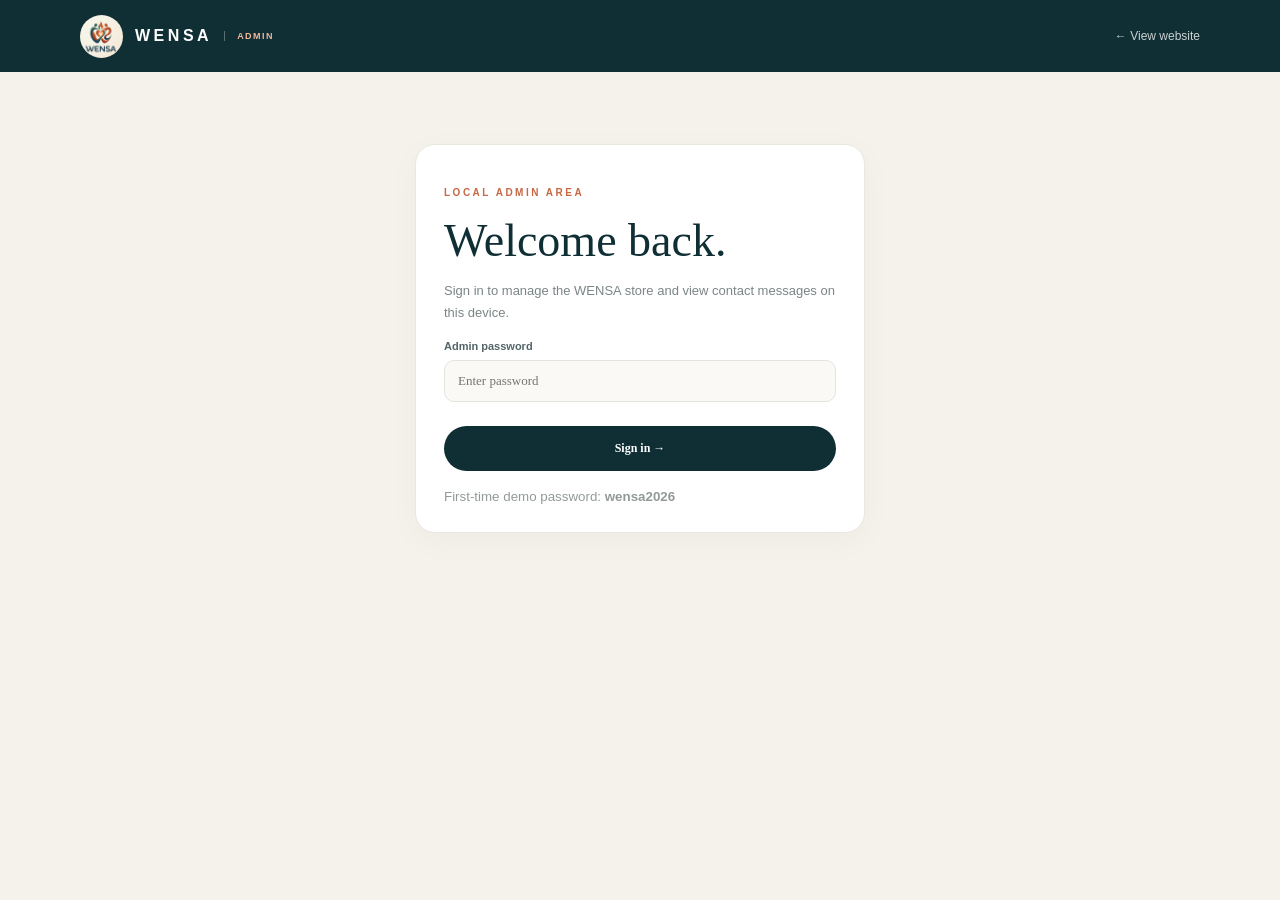
<file: admin.html>
<!doctype html>
<html lang="en"><head><meta charset="UTF-8"><meta name="viewport" content="width=device-width,initial-scale=1"><meta name="theme-color" content="#102f35"><title>WENSA Admin</title><link rel="stylesheet" href="style.css"><link rel="stylesheet" href="admin.css"><script src="products-seed.js"></script><script src="admin.js" defer></script></head>
<body class="admin-body">
<header class="admin-header"><a class="brand" href="index.html"><img src="assets/wensa-logo.jpeg" alt="">WENSA <span class="admin-label">ADMIN</span></a><a class="back-link" href="index.html">← View website</a></header>
<main class="admin-main">
  <section id="login-panel" class="login-card">
    <p class="eyebrow">LOCAL ADMIN AREA</p><h1>Welcome back.</h1><p class="muted">Sign in to manage the WENSA store and view contact messages on this device.</p>
    <form id="login-form"><label>Admin password<input id="admin-password" type="password" required placeholder="Enter password"></label><button class="button dark" type="submit">Sign in →</button><p id="login-error" class="error"></p></form>
    <small class="hint">First-time demo password: <b>wensa2026</b></small>
  </section>
  <section id="dashboard" hidden>
    <div class="dash-top"><div><p class="eyebrow">WENSA MANAGEMENT</p><h1>Dashboard</h1><p class="muted">Your changes are saved locally in this browser.</p></div><button id="logout" class="button outline-dark">Log out</button></div>
    <div class="stats"><article><small>PRODUCTS</small><strong id="product-count">0</strong></article><article><small>MESSAGES</small><strong id="message-count">0</strong></article><article><small>STORAGE</small><strong>LOCAL</strong></article></div>
    <div class="admin-grid">
      <section class="panel"><div class="panel-heading"><div><p class="eyebrow">STORE</p><h2 id="editor-title">Add a product</h2></div></div>
        <form id="product-form">
          <input type="hidden" id="product-id">
          <label>Product name<input id="product-name" required placeholder="e.g. WENSA Hope T-shirt"></label>
          <label>Category / small label<input id="product-type" placeholder="e.g. WENSA COLLECTION"></label>
          <label>Price<input id="product-price" placeholder="e.g. 120 MAD"></label>
          <label>Product image URL (optional)<input id="product-image" placeholder="https://..."></label>
          <label>Or upload product image<input id="product-upload" type="file" accept="image/*"></label>
          <div id="image-preview-wrap" hidden><img id="image-preview" alt="Product image preview"><button type="button" id="remove-image" class="text-button danger">Remove image</button></div>
          <label>Small description (shown under the product name)<textarea id="product-description" rows="3" maxlength="140" placeholder="e.g. Un design marocain authentique, élégant et fait main."></textarea></label>
          <label class="check-label"><input id="product-active" type="checkbox" checked> Show this product on the website</label>
          <label class="check-label"><input id="product-custom" type="checkbox"> Personalized product (customer writes what to print / write on it)</label>
          <div class="form-actions"><button class="button dark" type="submit" id="save-product">Save product</button><button class="button outline-dark" type="button" id="cancel-edit">Clear</button></div>
        </form>
      </section>
      <section class="panel"><div class="panel-heading"><div><p class="eyebrow">YOUR CATALOGUE</p><h2>Products</h2></div></div><div id="product-list" class="admin-list"></div></section>
    </div>
    <div class="admin-grid secondary-grid">
      <section class="panel"><div class="panel-heading"><div><p class="eyebrow">EVENTS</p><h2>Manage events</h2></div></div>
        <form id="event-form">
          <input type="hidden" id="event-id">
          <label>Event title<input id="event-title" required placeholder="e.g. Solidarity Walk"></label>
          <label>City / location<input id="event-city" required placeholder="e.g. Rabat"></label>
          <label>Date<input id="event-date" required placeholder="Saturday · 10:00 AM"></label>
          <label>Image URL (optional)<input id="event-image" placeholder="https://..."></label>
          <label>Or upload event image<input id="event-upload" type="file" accept="image/*"></label>
          <div id="event-image-preview-wrap" hidden><img id="event-image-preview" alt="Event image preview"><button type="button" id="remove-event-image" class="text-button danger">Remove image</button></div>
          <label>Short description<textarea id="event-description" rows="3" placeholder="Describe the event..."></textarea></label>
          <label class="check-label"><input id="event-active" type="checkbox" checked> Publish this event</label>
          <div class="form-actions"><button class="button dark" type="submit" id="save-event">Save event</button><button class="button outline-dark" type="button" id="clear-event">Clear</button></div>
        </form>
      </section>
      <section class="panel"><div class="panel-heading"><div><p class="eyebrow">LIVE EVENTS</p><h2>Event list</h2></div></div><div id="event-list" class="admin-list"></div></section>
    </div>
    <section class="panel config-panel"><div class="panel-heading"><div><p class="eyebrow">CHAT BOT</p><h2>Assistant settings</h2></div></div>
      <form id="chat-settings-form">
        <label class="check-label"><input id="chat-enabled" type="checkbox" checked> Enable chatbot on the website</label>
        <label>Bot name<input id="chat-name" value="WENSA Assistant"></label>
        <label>Welcome message<textarea id="chat-welcome" rows="3">Hello! Ask me about WENSA, products, donations or contacting the team.</textarea></label>
        <div class="form-actions"><button class="button dark" type="submit">Save settings</button></div>
      </form>
    </section>
    <section class="panel orders-panel"><div class="panel-heading"><div><p class="eyebrow">ORDERS</p><h2>Customer orders</h2></div><button id="refresh-orders" class="text-button">Refresh</button></div><div class="orders-pw"><input id="orders-password" type="password" placeholder="Server ADMIN_PASSWORD (from .env)"><button id="load-orders" class="button dark" type="button">Load orders</button></div><p id="orders-error" class="error"></p><div id="order-list" class="message-list"></div></section>
    <section class="panel messages-panel"><div class="panel-heading"><div><p class="eyebrow">INBOX</p><h2>Contact messages</h2></div><button id="clear-messages" class="text-button">Clear all</button></div><div id="message-list" class="message-list"></div></section>
    <section class="local-warning"><b>Local demo database</b><p>Products, events, visits and messages are stored in this browser's localStorage. They are not shared across devices, and clearing browser data can erase them. This demo password is not secure authentication. Do not use this setup for real customer data or public admin access.</p><button id="export-data" class="button outline-dark">Export backup (JSON) ↓</button><button id="reset-data" class="text-button danger">Reset demo data</button></section>
  </section>
</main>
</body></html>
</file>
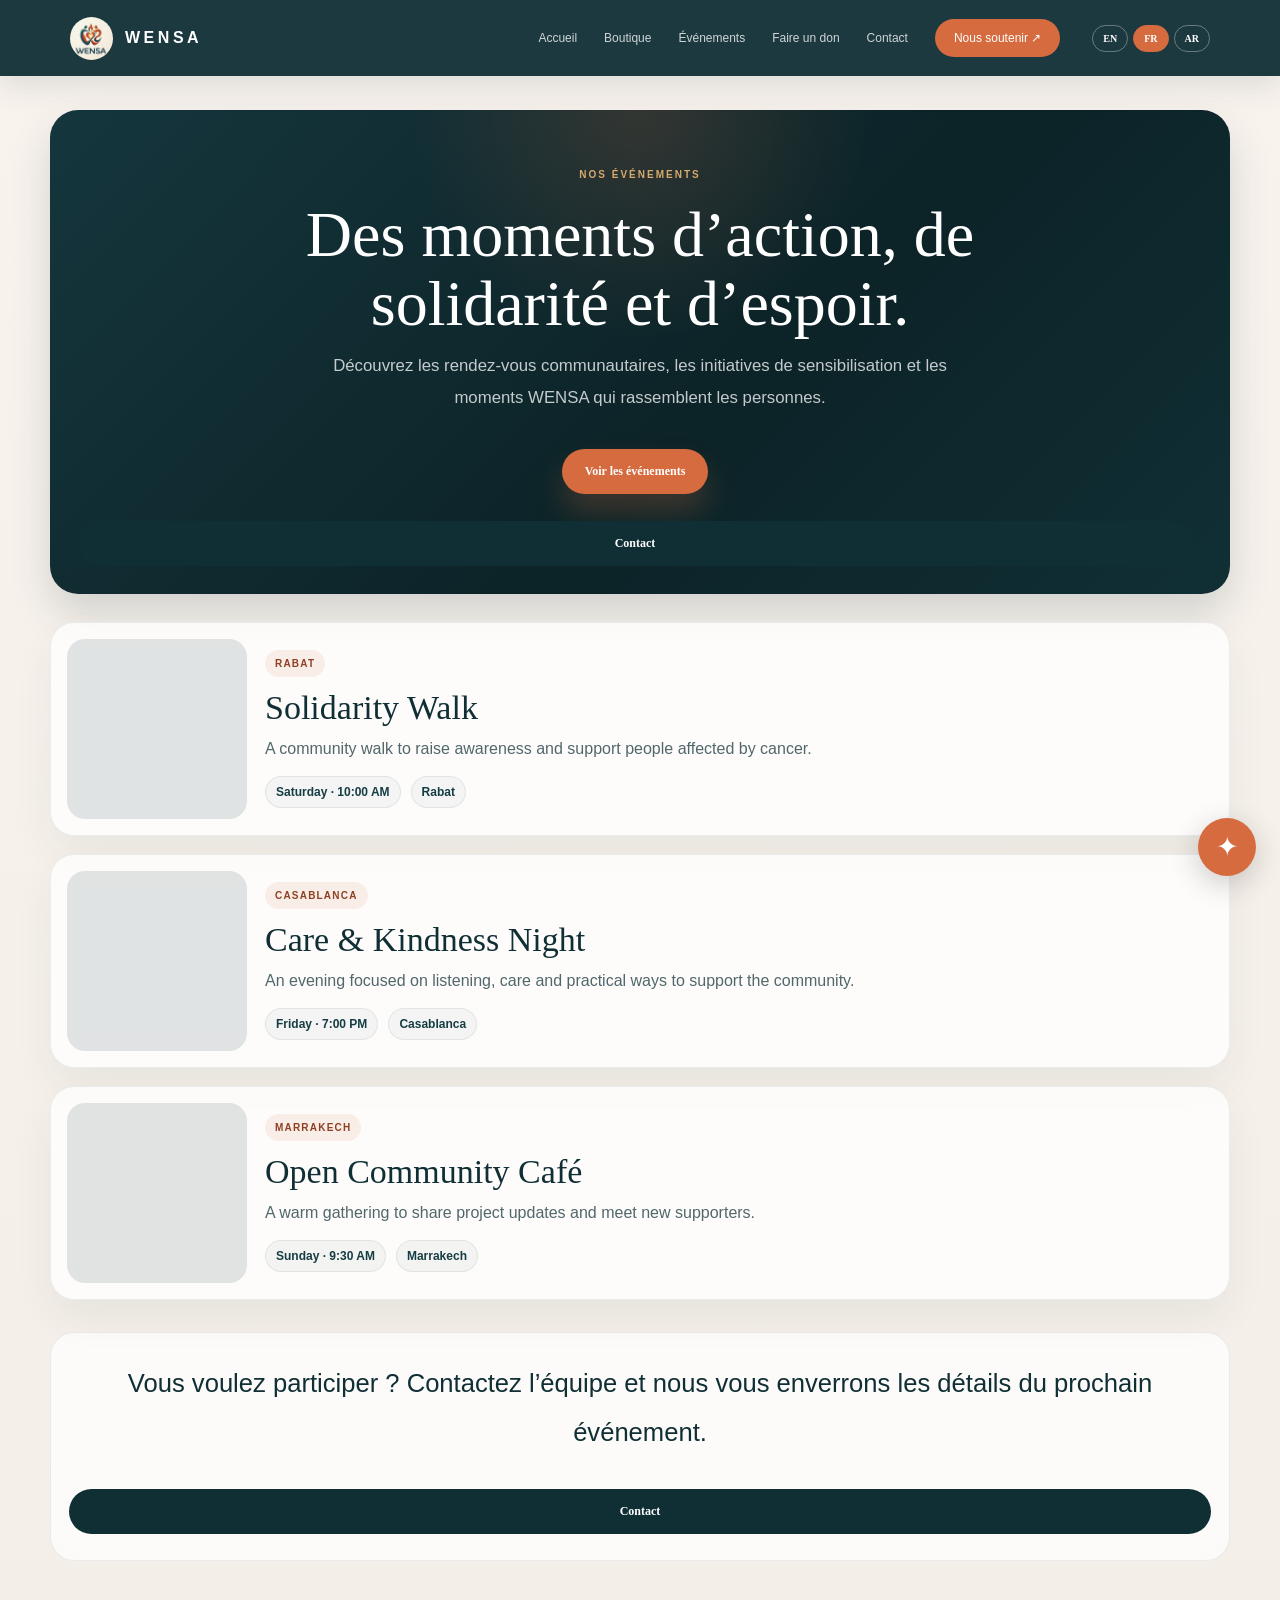
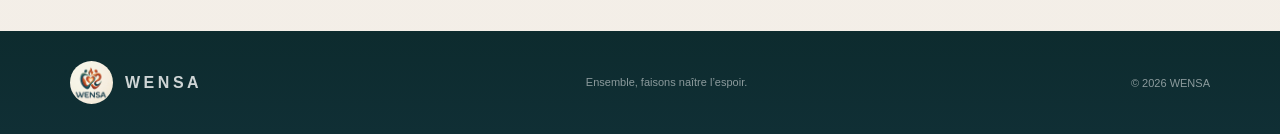
<file: events.html>
<!doctype html><html lang="en"><head><meta charset="UTF-8"><meta name="viewport" content="width=device-width,initial-scale=1"><meta name="theme-color" content="#102f35"><title>WENSA — Events</title><link rel="stylesheet" href="style.css"><link rel="stylesheet" href="extras.css"><link rel="stylesheet" href="home-enhancements.css"><script src="products-seed.js"></script><script src="script.js" defer></script><script src="language-chat.js" defer></script></head><body class="events-page">
<header><a class="brand" href="index.html"><img src="assets/wensa-logo.jpeg" alt="WENSA logo">WENSA</a><button class="toggle" aria-label="Toggle navigation">☰</button><nav><a href="index.html" data-i="navHome">Home</a><a href="store.html" data-i="navStore">Store</a><a href="events.html" data-i="navEvents">Events</a><a href="index.html#donation" data-i="navDonation">Donation</a><a href="index.html#contact" data-i="navContact">Contact</a><a class="pill" href="index.html#donation" data-i="support">Support us ↗</a><div class="lang-switch"><button data-lang="en">EN</button><button data-lang="fr">FR</button><button data-lang="ar">AR</button></div></nav></header>
<main class="events-main">
  <section class="events-hero">
    <small class="eyebrow" data-i="eventEyebrow">OUR EVENTS</small>
    <h1 data-i="eventTitle">Join the movement. Be part of the next act of hope.</h1>
    <p data-i="eventIntro">Simple moments, strong impact, and a community that shows up together.</p>
    <div class="hero-actions">
      <a class="button orange" href="#events-grid" data-i="eventButton">See upcoming events</a>
      <a class="button dark" href="index.html#contact" data-i="navContact">Contact us</a>
    </div>
  </section>

  <section class="events-grid" id="events-grid"></section>

  <section class="event-cta">
    <p data-i="eventCallToAction">Want to join the next event? Let’s make space for you.</p>
    <a class="button dark" href="index.html#contact" data-i="navContact">Contact</a>
  </section>
</main>
<footer><div class="container foot"><a class="brand" href="index.html"><img src="assets/wensa-logo.jpeg" alt="">WENSA</a><p data-i="footerTag">Together, we bring hope.</p><small>© <span id="year"></span> WENSA</small></div></footer>
<div class="chat-launcher" id="chat-launcher"><button aria-label="Open WENSA assistant">✦</button></div><div class="chat-window" id="chat-window" hidden><div class="chat-head"><div><b>WENSA Assistant</b><small data-i="chatSub">Here to help</small></div><button id="chat-close">×</button></div><div class="chat-body" id="chat-body"><div class="bot-msg" data-i="chatWelcome">Hello! Ask me about WENSA, products, donations or contacting the team.</div></div><div class="chat-quick" id="chat-quick"></div><form id="chat-form"><input id="chat-input" placeholder="Type your question..." data-ip="chatPlaceholder"><button>➤</button></form></div></body></html>
</file>
<file: style.css>
*{box-sizing:border-box}html{scroll-behavior:smooth;scroll-padding-top:80px}body{margin:0;background:#faf7f0;color:#102f35;font-family:"DM Sans",sans-serif}a{color:inherit;text-decoration:none}.container{width:min(1140px,calc(100% - 44px));margin:auto}header{height:76px;position:fixed;z-index:10;inset:0 0 auto;background:#102f35f2;color:white;display:flex;align-items:center;justify-content:space-between;padding:0 max(22px,calc((100vw - 1140px)/2));backdrop-filter:blur(14px)}.brand{display:flex;align-items:center;gap:12px;letter-spacing:.22em;font-weight:700}.brand img{width:43px;height:43px;border-radius:50%;object-fit:cover;background:white}nav{display:flex;align-items:center;gap:27px}nav a{font-size:12px;color:#ffffffc9}nav a:hover{color:white}.pill{background:#d56b3f;padding:12px 19px;border-radius:30px;color:white}.toggle{display:none}.hero{min-height:100vh;position:relative;display:flex;align-items:center;padding:125px 24px 85px;background:#102f35;color:white;overflow:hidden}.hero video,.shade{position:absolute;inset:0;width:100%;height:100%;object-fit:cover}.hero video{opacity:.25}.shade{background:linear-gradient(90deg,#102f35 0%,#102f35dc 50%,#102f3540),linear-gradient(0deg,#102f35a8,transparent)}.hero-inner{position:relative;width:min(1140px,100%);margin:auto;display:grid;grid-template-columns:1.1fr .9fr;align-items:center;gap:65px}.eyebrow{font-size:10px;font-weight:700;letter-spacing:.25em;color:#c76743}.hero .eyebrow,.donation .eyebrow{color:#efb99c}h1,h2,h3{font-family:"Playfair Display",Georgia,serif;font-weight:400}h1{font-size:clamp(55px,7vw,84px);line-height:1.04;margin:24px 0}h1 em,.donation h2 em{color:#efb99c}p{line-height:1.9}.hero-inner p{max-width:520px;color:#ffffffbd;font-size:15px}.button{display:inline-block;border:0;border-radius:40px;padding:15px 23px;margin:15px 10px 0 0;font:600 12px "DM Sans";cursor:pointer;transition:.25s}.button:hover{transform:translateY(-3px)}.orange{background:#d56b3f;color:white}.outline{border:1px solid #ffffff70;color:white}.hero-logo{width:min(350px,100%);justify-self:center;border-radius:25px;padding:16px;background:#ffffff19;border:1px solid #ffffff50;box-shadow:0 20px 70px #0003}.scroll{position:absolute;bottom:25px;left:50%;transform:translateX(-50%);font-size:9px;letter-spacing:.2em;color:#ffffff9c}.section{padding:110px 0}.two{display:grid;grid-template-columns:1fr 1fr;align-items:center;gap:75px}.feature{width:100%;height:460px;object-fit:cover;border-radius:25px}.section h2,.statement h2,.donation h2{font-size:clamp(43px,5.5vw,66px);line-height:1.08;margin:22px 0;color:#102f35}.section h2 em,.statement h2 em{color:#c76743}.section p{font-size:14px;color:#667477}.mission{display:grid;grid-template-columns:1fr 1fr;gap:25px;border-top:1px solid #102f3520;padding-top:22px;margin-top:28px}.mission b{font-size:13px}.mission p{font-size:12px}.statement{padding:90px 22px;text-align:center;background:#f0e9dc}.statement h2{margin:22px auto}.statement>p{max-width:640px;margin:auto;color:#657174;font-size:14px}.heading{display:flex;justify-content:space-between;align-items:end;gap:30px}.heading>p{max-width:330px}.products{display:grid;grid-template-columns:repeat(3,1fr);gap:25px;margin-top:42px}.product{background:white;border-radius:20px;overflow:hidden;box-shadow:0 5px 25px #102f350b;transition:.3s}.product:hover{transform:translateY(-6px)}.product>img{width:100%;height:290px;object-fit:cover}.product>div{padding:22px}.product small{font-size:9px;letter-spacing:.18em;color:#c76743}.product h3{font-size:22px;margin:12px 0}.product h3 b{font:600 11px "DM Sans";white-space:nowrap}.product a{font-size:12px;font-weight:700}.note{font-size:10px!important;color:#8b9696!important}.donation{padding:100px 0;background:#102f35;color:white}.donation h2{color:white}.donation p{color:#ffffffb0;font-size:14px}.donate-card{border:1px solid #ffffff30;background:#ffffff0c;border-radius:24px;padding:35px}.donate-card>span{font-size:44px;color:#efb99c}.donate-card h3{font-size:31px}.donate-card small{color:#ffffffa0;line-height:1.8}.donate-card hr{border:0;border-top:1px solid #ffffff30;margin:22px 0}.form{padding:32px;background:white;border-radius:23px;box-shadow:0 10px 40px #102f350b}.form label{display:block;font-size:11px;font-weight:700;color:#526467;margin-bottom:18px}.form input,.form textarea{display:block;width:100%;margin-top:8px;padding:13px;border:1px solid #e5e4df;border-radius:10px;background:#faf9f6;font:13px "DM Sans";outline:none}.form input:focus,.form textarea:focus{border-color:#1d6264}.dark{width:100%;background:#102f35;color:white}.status{color:#1d6264}footer{background:#0b252a;color:white;padding:30px 0}.foot{display:flex;align-items:center;justify-content:space-between;gap:20px;flex-wrap:wrap}.foot p,.foot small{font-size:11px;color:#ffffff85}.reveal{opacity:0;transform:translateY(20px);transition:.7s}.reveal.visible{opacity:1;transform:none}@media(max-width:760px){header{padding:0 20px}.toggle{display:block;background:none;border:0;color:white;font-size:25px}nav{display:none;position:absolute;top:76px;left:0;right:0;padding:22px;background:#102f35;flex-direction:column;align-items:stretch}nav.open{display:flex}.hero-inner,.two{grid-template-columns:1fr;gap:35px}.hero{padding-top:115px}.hero-logo{width:230px}.section{padding:75px 0}.feature{height:330px}.heading{display:block}.products{grid-template-columns:1fr}.product>img{height:330px}.donation{padding:75px 0}.foot{flex-direction:column;text-align:center}.mission{gap:15px}}
</file>
<file: admin.css>
.admin-body{min-height:100vh;background:#f5f2eb}.admin-header{position:sticky;height:72px;padding:0 max(22px,calc((100vw - 1120px)/2));display:flex;justify-content:space-between;align-items:center;background:#102f35;color:#fff}.admin-label{font-size:9px;letter-spacing:.16em;color:#efb99c;border-left:1px solid #ffffff50;padding-left:12px}.back-link{font-size:12px;color:#ffffffc7}.admin-main{width:min(1120px,calc(100% - 40px));margin:55px auto 90px}.admin-main h1{font:46px "Playfair Display";margin:12px 0;color:#102f35}.admin-main h2{font:26px "Playfair Display";margin:8px 0}.muted{font-size:13px;color:#7b8586;line-height:1.7}.login-card,.panel{background:white;border:1px solid #eae7df;border-radius:20px;padding:28px;box-shadow:0 8px 35px #102f3508}.login-card{max-width:450px;margin:8vh auto}.admin-main label{display:block;margin:16px 0;color:#526467;font-size:11px;font-weight:700}.admin-main input:not([type=checkbox]),.admin-main textarea{display:block;width:100%;margin-top:8px;padding:12px 13px;border:1px solid #e4e4df;border-radius:10px;background:#faf9f6;font:13px "DM Sans";color:#102f35;outline:none}.admin-main input:focus,.admin-main textarea:focus{border-color:#1d6264}.admin-main .button{margin:8px 8px 0 0}.dark{background:#102f35;color:white}.outline-dark{border:1px solid #102f35;color:#102f35;background:transparent}.hint{display:block;color:#929a99;margin-top:18px}.error{color:#b34d35;font-size:12px}.dash-top{display:flex;justify-content:space-between;align-items:center;gap:20px;margin-bottom:28px}.stats{display:grid;grid-template-columns:repeat(3,1fr);gap:15px;margin-bottom:22px}.stats article{background:#102f35;color:white;border-radius:16px;padding:20px}.stats small{display:block;font-size:9px;letter-spacing:.2em;color:#efb99c}.stats strong{display:block;font:30px "Playfair Display";margin-top:8px}.admin-grid{display:grid;grid-template-columns:.85fr 1.15fr;gap:20px}.panel-heading{display:flex;justify-content:space-between;align-items:center;margin-bottom:18px}.admin-list,.message-list{display:grid;gap:10px}.admin-item,.message-item{border:1px solid #eceae4;border-radius:13px;padding:13px;display:flex;gap:12px;align-items:center}.admin-item img{width:62px;height:62px;object-fit:cover;border-radius:9px;background:#eee}.item-copy{flex:1;min-width:0}.item-copy b{display:block;font-size:12px}.item-copy small{font-size:10px;color:#87908f}.item-actions{display:flex;gap:7px;flex-wrap:wrap}.small-btn,.text-button{border:0;background:none;color:#1d6264;font:600 11px "DM Sans";cursor:pointer}.small-btn.delete,.danger{color:#b34d35}.check-label{display:flex!important;align-items:center;gap:9px}.check-label input{accent-color:#1d6264}.form-actions{display:flex;gap:8px;flex-wrap:wrap}.messages-panel{margin-top:20px}.message-item{display:block}.message-item strong{font-size:12px}.message-item time{float:right;color:#909997;font-size:10px}.message-item p{font-size:12px;color:#667477;white-space:pre-wrap;overflow-wrap:anywhere}.message-item a{font-size:11px;color:#1d6264}.empty{font-size:12px;color:#929a99;padding:15px 0}.local-warning{margin-top:20px;padding:22px;border-radius:15px;background:#f0e9dc;color:#536164;font-size:12px;line-height:1.7}.local-warning p{margin:6px 0 12px}.local-warning b{color:#102f35}.danger{margin-left:12px}.product-status{font-size:9px;color:#c76743}@media(max-width:760px){.admin-grid{grid-template-columns:1fr}.stats{grid-template-columns:1fr 1fr}.dash-top{align-items:flex-start}.admin-main{margin-top:30px}.admin-header{padding:0 16px}.admin-main h1{font-size:38px}}
#product-upload,#event-upload{padding:10px;background:#faf9f6;border:1px dashed #b8c4bf;cursor:pointer}
#image-preview-wrap,#event-image-preview-wrap{display:flex;align-items:center;gap:12px;margin:10px 0 18px}
#image-preview,#event-image-preview{width:100px;height:100px;object-fit:cover;border-radius:12px;border:1px solid #e5e4df}

 .secondary-grid{margin-top:20px}.config-panel{margin-top:20px}.orders-panel{margin-top:20px}.orders-pw{display:flex;gap:10px;align-items:flex-end;margin-bottom:12px}.orders-pw input{margin:0!important}.orders-pw .button{margin:0!important;white-space:nowrap}.order-item select{margin-top:8px;padding:8px 10px;border:1px solid #e4e4df;border-radius:8px;font:12px "DM Sans";background:#faf9f6}
</file>
<file: extras.css>
body{padding-top:0}.lang-switch{display:flex;gap:5px;margin-left:5px}.lang-switch button{border:1px solid #ffffff55;background:transparent;color:#fff;border-radius:20px;padding:7px 10px;font:600 10px "DM Sans";cursor:pointer}.lang-switch button.active{background:#d56b3f;border-color:#d56b3f}.store-main{padding-top:76px}.store-hero{background:linear-gradient(115deg,#102f35,#17494b);color:white;text-align:center;padding:105px 22px 95px}.store-hero h1{font-size:clamp(48px,7vw,76px);margin:20px auto}.store-hero h1 em{color:#efb99c}.store-hero p{max-width:590px;margin:0 auto;color:#ffffffb8;font-size:14px}.store-section{padding-top:75px}.store-heading{display:flex;justify-content:space-between;align-items:end;gap:30px}.store-heading h2{font-size:clamp(35px,4vw,52px);margin:14px 0}.store-heading>p{max-width:360px;color:#687779;font-size:13px}.store-section .products{margin-top:35px}.store-section .product-description{font-size:12px;color:#758183;line-height:1.7}.chat-launcher{position:fixed;z-index:30;right:24px;bottom:24px}.chat-launcher button{width:58px;height:58px;border:0;border-radius:50%;background:#d56b3f;color:white;font-size:27px;box-shadow:0 8px 30px #0003;cursor:pointer}.chat-window{position:fixed;z-index:31;right:24px;bottom:94px;width:min(365px,calc(100vw - 32px));height:490px;max-height:70vh;background:#fff;border-radius:20px;box-shadow:0 15px 55px #102f3540;overflow:hidden;display:flex;flex-direction:column}.chat-window[hidden]{display:none}.chat-head{background:#102f35;color:white;padding:17px 19px;display:flex;justify-content:space-between;align-items:center}.chat-head b{display:block;font:20px "Playfair Display"}.chat-head small{font-size:10px;color:#efb99c}.chat-head button{border:0;background:none;color:white;font-size:25px;cursor:pointer}.chat-body{padding:15px;overflow:auto;flex:1;background:#faf8f3;display:flex;flex-direction:column;gap:10px}.bot-msg,.user-msg{max-width:88%;padding:11px 13px;border-radius:14px;font-size:12px;line-height:1.65}.bot-msg{align-self:flex-start;background:white;color:#345054;border:1px solid #ece9e2}.user-msg{align-self:flex-end;background:#d56b3f;color:white}.chat-quick{padding:8px 12px;display:flex;flex-wrap:wrap;gap:6px;background:#faf8f3}.chat-quick button{border:1px solid #d7dfdc;background:white;color:#245155;border-radius:20px;padding:7px 9px;font:10px "DM Sans";cursor:pointer}.chat-window form{display:flex;padding:11px;border-top:1px solid #eee;gap:8px}.chat-window input{flex:1;min-width:0;border:1px solid #e4e4df;border-radius:22px;padding:11px;font:12px "DM Sans"}.chat-window form button{border:0;border-radius:50%;width:40px;background:#102f35;color:white;cursor:pointer}.store-hero .eyebrow{color:#efb99c}html[dir=rtl] body{text-align:right}html[dir=rtl] .brand,html[dir=rtl] nav,html[dir=rtl] .foot{direction:rtl}html[dir=rtl] .lang-switch{margin-left:0;margin-right:5px}html[dir=rtl] .chat-window{right:auto;left:24px}html[dir=rtl] .chat-launcher{right:auto;left:24px}html[dir=rtl] .bot-msg{align-self:flex-start}html[dir=rtl] .user-msg{align-self:flex-end}html[dir=rtl] .store-heading,html[dir=rtl] .heading{direction:rtl}@media(max-width:760px){.store-heading{display:block}.lang-switch{justify-content:center;margin:10px 0}.store-hero{padding:85px 20px 70px}.chat-window{right:16px;bottom:86px}html[dir=rtl] .chat-window{left:16px}}
</file>
<file: home-enhancements.css>
:root {
  --wensa-navy: #102f35;
  --wensa-gold: #d8a96d;
  --wensa-cream: #f9f3eb;
  --wensa-coral: #d56b3f;
  --wensa-line: rgba(255,255,255,0.18);
}

body {
  background: linear-gradient(180deg, #f7f5f0 0%, #f2eee5 100%);
}

header {
  box-shadow: 0 10px 30px rgba(16,47,53,0.12);
}

.hero {
  background: radial-gradient(circle at top left, rgba(215,168,110,0.20), transparent 28%),
    linear-gradient(135deg, #0e2d33 0%, #153f45 38%, #12353b 100%);
}

.hero .hero-inner {
  align-items: center;
}

.hero-logo {
  width: min(360px, 100%);
  max-width: 360px;
  height: auto;
  aspect-ratio: 1 / 1;
  object-fit: cover;
  border-radius: 28px;
  border: 2px solid rgba(216,169,109,0.8);
  box-shadow: 0 24px 50px rgba(10, 22, 25, 0.3);
  background: rgba(255,255,255,0.06);
  padding: 14px;
  display: block;
}

.button.orange {
  box-shadow: 0 18px 30px rgba(213,107,63,0.25);
}

.button.outline {
  border-color: rgba(255,255,255,0.45);
  background: rgba(255,255,255,0.04);
  color: white;
}

.section,
.donation,
.statement {
  position: relative;
}

.section .container.two,
.donation .container.two {
  align-items: center;
  gap: 50px;
}

.feature {
  width: min(420px, 100%);
  max-height: 360px;
  object-fit: cover;
  border-radius: 24px;
  box-shadow: 0 18px 30px rgba(16,47,53,0.12);
  border: 1px solid rgba(16,47,53,0.08);
  display: block;
  margin: 0 auto;
  transition: transform .35s ease, box-shadow .35s ease;
}

.feature:hover {
  transform: translateY(-4px) scale(1.01);
  box-shadow: 0 22px 35px rgba(16,47,53,0.14);
}

.feature-panel,
.visits-section,
.stories-section {
  position: relative;
}

.feature-panel::before,
.visits-section::before,
.stories-section::before {
  content: "";
  position: absolute;
  inset: 18px auto auto 40px;
  width: 110px;
  height: 110px;
  border-radius: 50%;
  background: radial-gradient(circle, rgba(216,169,109,0.35), transparent 68%);
  z-index: 0;
}

.visits-section .container,
.stories-section .container {
  position: relative;
  z-index: 1;
}

.stories-section {
  padding: 28px 0 10px;
}

.stories-top {
  display: flex;
  justify-content: space-between;
  align-items: center;
  gap: 20px;
  margin-bottom: 26px;
}

.stories-top h2 {
  margin: 10px 0 0;
  font-size: clamp(32px, 4vw, 46px);
}

.story-slider {
  display: grid;
  grid-template-columns: repeat(3, minmax(0, 1fr));
  gap: 22px;
}

.quote-card {
  background: linear-gradient(180deg, rgba(255,255,255,0.92), rgba(249,243,235,0.9));
  border: 1px solid rgba(16,47,53,0.08);
  border-radius: 24px;
  padding: 24px 22px 18px;
  box-shadow: 0 16px 30px rgba(16,47,53,0.08);
}

.quote-card.highlight {
  background: linear-gradient(135deg, #102f35 0%, #234d55 100%);
  color: white;
  transform: translateY(-8px);
}

.quote-mark {
  display: inline-flex;
  font-size: 52px;
  line-height: 1;
  color: #d8a96d;
  margin-bottom: 6px;
  font-family: Georgia, serif;
}

.quote-card.highlight .quote-mark,
.quote-card.highlight p,
.quote-card.highlight small,
.quote-card.highlight strong {
  color: white;
}

.quote-card p {
  margin: 0 0 18px;
  color: #425d60;
  line-height: 1.8;
  font-size: 0.98rem;
}

.quote-person {
  display: flex;
  flex-direction: column;
  gap: 2px;
  border-top: 1px solid rgba(16,47,53,0.12);
  padding-top: 12px;
}

.quote-card.highlight .quote-person {
  border-top-color: rgba(255,255,255,0.18);
}

.quote-person strong {
  color: #102f35;
}

.quote-person small {
  color: #6b7f81;
}

.dark-outline {
  border: 1px solid rgba(16,47,53,0.2);
  background: rgba(16,47,53,0.02);
  color: #102f35;
}

.mission {
  display: grid;
  grid-template-columns: repeat(2, minmax(0, 1fr));
  gap: 18px;
  margin-top: 22px;
}

.mission article,
.donate-card,
.form,
.event-card {
  background: rgba(255,255,255,0.76);
  border: 1px solid rgba(16,47,53,0.08);
  border-radius: 22px;
  box-shadow: 0 14px 30px rgba(16,47,53,0.06);
}

.mission article {
  padding: 20px 18px;
}

.mission b {
  display: block;
  font-size: 1.02rem;
  color: var(--wensa-navy);
}

.mission p {
  margin: 10px 0 0;
  color: #4f6367;
}

.statement {
  background: linear-gradient(180deg, rgba(16,47,53,0.04), rgba(16,47,53,0.01));
  padding: 80px 24px;
}

.statement h2 {
  margin: 18px auto 18px;
  max-width: 700px;
}

.statement p {
  max-width: 760px;
  margin: 0 auto;
  color: #425d60;
}

.visits-section {
  padding: 18px 0 30px;
}

.visit-heading {
  display: flex;
  align-items: end;
  justify-content: space-between;
  gap: 20px;
  margin-bottom: 18px;
}

.visit-heading h2 {
  margin: 8px 0 0;
  font-size: clamp(30px, 4vw, 44px);
}

.visit-controls {
  display: flex;
  gap: 10px;
}

.visit-btn {
  width: 42px;
  height: 42px;
  border-radius: 50%;
  border: 1px solid rgba(16,47,53,0.12);
  background: rgba(255,255,255,0.6);
  color: #102f35;
  font-size: 22px;
  cursor: pointer;
}

.visit-slider {
  width: min(920px, 100%);
  margin: 0 auto;
}

.visit-card {
  display: grid;
  grid-template-columns: 250px 1fr;
  align-items: center;
  gap: 18px;
  background: rgba(255,255,255,0.84);
  border: 1px solid rgba(16,47,53,0.08);
  border-radius: 28px;
  box-shadow: 0 18px 30px rgba(16,47,53,0.07);
  overflow: hidden;
  min-height: 220px;
}

.visit-card img {
  width: 100%;
  height: 100%;
  min-height: 220px;
  object-fit: cover;
  display: block;
}

.visit-content {
  padding: 22px 22px 22px 0;
}

.visit-content small {
  display: inline-block;
  color: #d56b3f;
  letter-spacing: 0.12em;
  font-weight: 700;
  font-size: 10px;
  text-transform: uppercase;
}

.visit-content h3 {
  margin: 12px 0 10px;
  font-size: clamp(28px, 3vw, 34px);
}

.visit-content p {
  margin: 0;
  color: #4f6367;
  line-height: 1.7;
}

.donation {
  padding-top: 30px;
}

.donate-card {
  padding: 28px 26px;
}

.donate-card h3 {
  margin-top: 12px;
}

.form {
  padding: 24px 22px;
}

.form label {
  display: block;
  margin-bottom: 18px;
}

.form input,
.form textarea {
  width: 100%;
  border: 1px solid rgba(16,47,53,0.12);
  border-radius: 14px;
  padding: 12px 14px;
  font: inherit;
  background: rgba(255,255,255,0.82);
}

.form textarea {
  min-height: 150px;
  resize: vertical;
}

footer {
  background: linear-gradient(180deg, #0d2b2e, #102f35);
  color: rgba(255,255,255,0.8);
}

.events-page {
  background: linear-gradient(180deg, #f9f3ee 0%, #f3eee7 100%);
}

.events-main {
  width: min(1180px, calc(100% - 32px));
  margin: 0 auto;
  padding: 110px 0 70px;
}

.events-hero {
  background: radial-gradient(circle at top, rgba(213,107,63,0.18), transparent 30%),
    linear-gradient(135deg, #15363d, #0c2327 58%, #102f35 100%);
  border-radius: 28px;
  padding: 54px 28px 28px;
  text-align: center;
  color: white;
  box-shadow: 0 20px 42px rgba(16,47,53,0.16);
}

.events-hero .eyebrow {
  color: var(--wensa-gold);
  letter-spacing: 0.2em;
}

.events-hero h1 {
  max-width: 760px;
  margin: 18px auto 12px;
  font-size: clamp(38px, 5vw, 72px);
  line-height: 1.08;
}

.events-hero p {
  max-width: 620px;
  margin: 0 auto 20px;
  color: rgba(255,255,255,0.76);
  font-size: 1.05rem;
}

.hero-actions {
  display: flex;
  justify-content: center;
  flex-wrap: wrap;
  gap: 12px;
}

.events-grid {
  display: grid;
  grid-template-columns: 1fr;
  gap: 18px;
  margin-top: 28px;
}

.event-card {
  display: grid;
  grid-template-columns: 180px 1fr;
  gap: 18px;
  padding: 16px;
  background: rgba(255,255,255,0.78);
  border: 1px solid rgba(16,47,53,0.08);
  border-radius: 24px;
  box-shadow: 0 18px 40px rgba(16,47,53,0.06);
}

.event-thumb {
  min-height: 180px;
  border-radius: 18px;
  background-size: cover;
  background-position: center;
}

.thumb-one {
  background-image: linear-gradient(rgba(16,47,53,0.12), rgba(16,47,53,0.12)), url('https://images.unsplash.com/photo-1517486808906-6ca8b3d2c9f1?auto=format&fit=crop&w=900&q=80');
}

.thumb-two {
  background-image: linear-gradient(rgba(16,47,53,0.12), rgba(16,47,53,0.12)), url('https://images.unsplash.com/photo-1529156069898-49953e39b3ac?auto=format&fit=crop&w=900&q=80');
}

.thumb-three {
  background-image: linear-gradient(rgba(16,47,53,0.12), rgba(16,47,53,0.12)), url('https://images.unsplash.com/photo-1528605248640-8b74a79ef139?auto=format&fit=crop&w=900&q=80');
}

.event-info {
  display: flex;
  flex-direction: column;
  justify-content: center;
}

.event-tag {
  display: inline-flex;
  width: fit-content;
  background: rgba(213,107,63,0.1);
  color: #8f4022;
  padding: 8px 10px;
  border-radius: 999px;
  font-size: 10px;
  text-transform: uppercase;
  letter-spacing: 0.12em;
  font-weight: 700;
}

.event-card h3 {
  margin: 12px 0 8px;
  font-size: clamp(26px, 3vw, 34px);
}

.event-card p {
  margin: 0;
  color: #51676b;
  line-height: 1.7;
}

.event-schedule {
  display: flex;
  flex-wrap: wrap;
  gap: 10px;
  margin-top: 14px;
}

.event-schedule span {
  display: inline-flex;
  padding: 8px 10px;
  border-radius: 999px;
  background: rgba(16,47,53,0.04);
  border: 1px solid rgba(16,47,53,0.08);
  color: #173d44;
  font-size: 12px;
  font-weight: 700;
}

.event-cta {
  margin-top: 32px;
  text-align: center;
  background: rgba(255,255,255,0.72);
  border: 1px solid rgba(16,47,53,0.08);
  border-radius: 24px;
  padding: 26px 18px;
}

.event-cta p {
  margin: 0 0 18px;
  font-size: clamp(20px, 2vw, 28px);
  color: #102f35;
}

@media (max-width: 760px) {
  .events-hero {
    padding-top: 42px;
  }

  .event-card {
    grid-template-columns: 1fr;
  }

  .event-thumb {
    min-height: 210px;
  }
}

@media (max-width: 760px) {
  .hero-inner,
  .section .container.two,
  .donation .container.two,
  .events-grid,
  .mission {
    grid-template-columns: 1fr;
    display: grid;
  }

  .hero {
    padding-top: 110px;
  }

  .hero-logo {
    order: -1;
    max-width: 220px;
  }

  .feature {
    max-height: 280px;
    width: min(100%, 320px);
  }

  .stories-top,
  .story-slider {
    grid-template-columns: 1fr;
    display: grid;
  }

  .story-slider {
    gap: 16px;
  }

  .visit-card {
    grid-template-columns: 1fr;
    min-height: auto;
  }

  .visit-card img {
    min-height: 180px;
    max-height: 220px;
  }

  .visit-content {
    padding: 0 18px 20px;
  }

  .events-grid {
    display: grid;
  }
}
</file>
